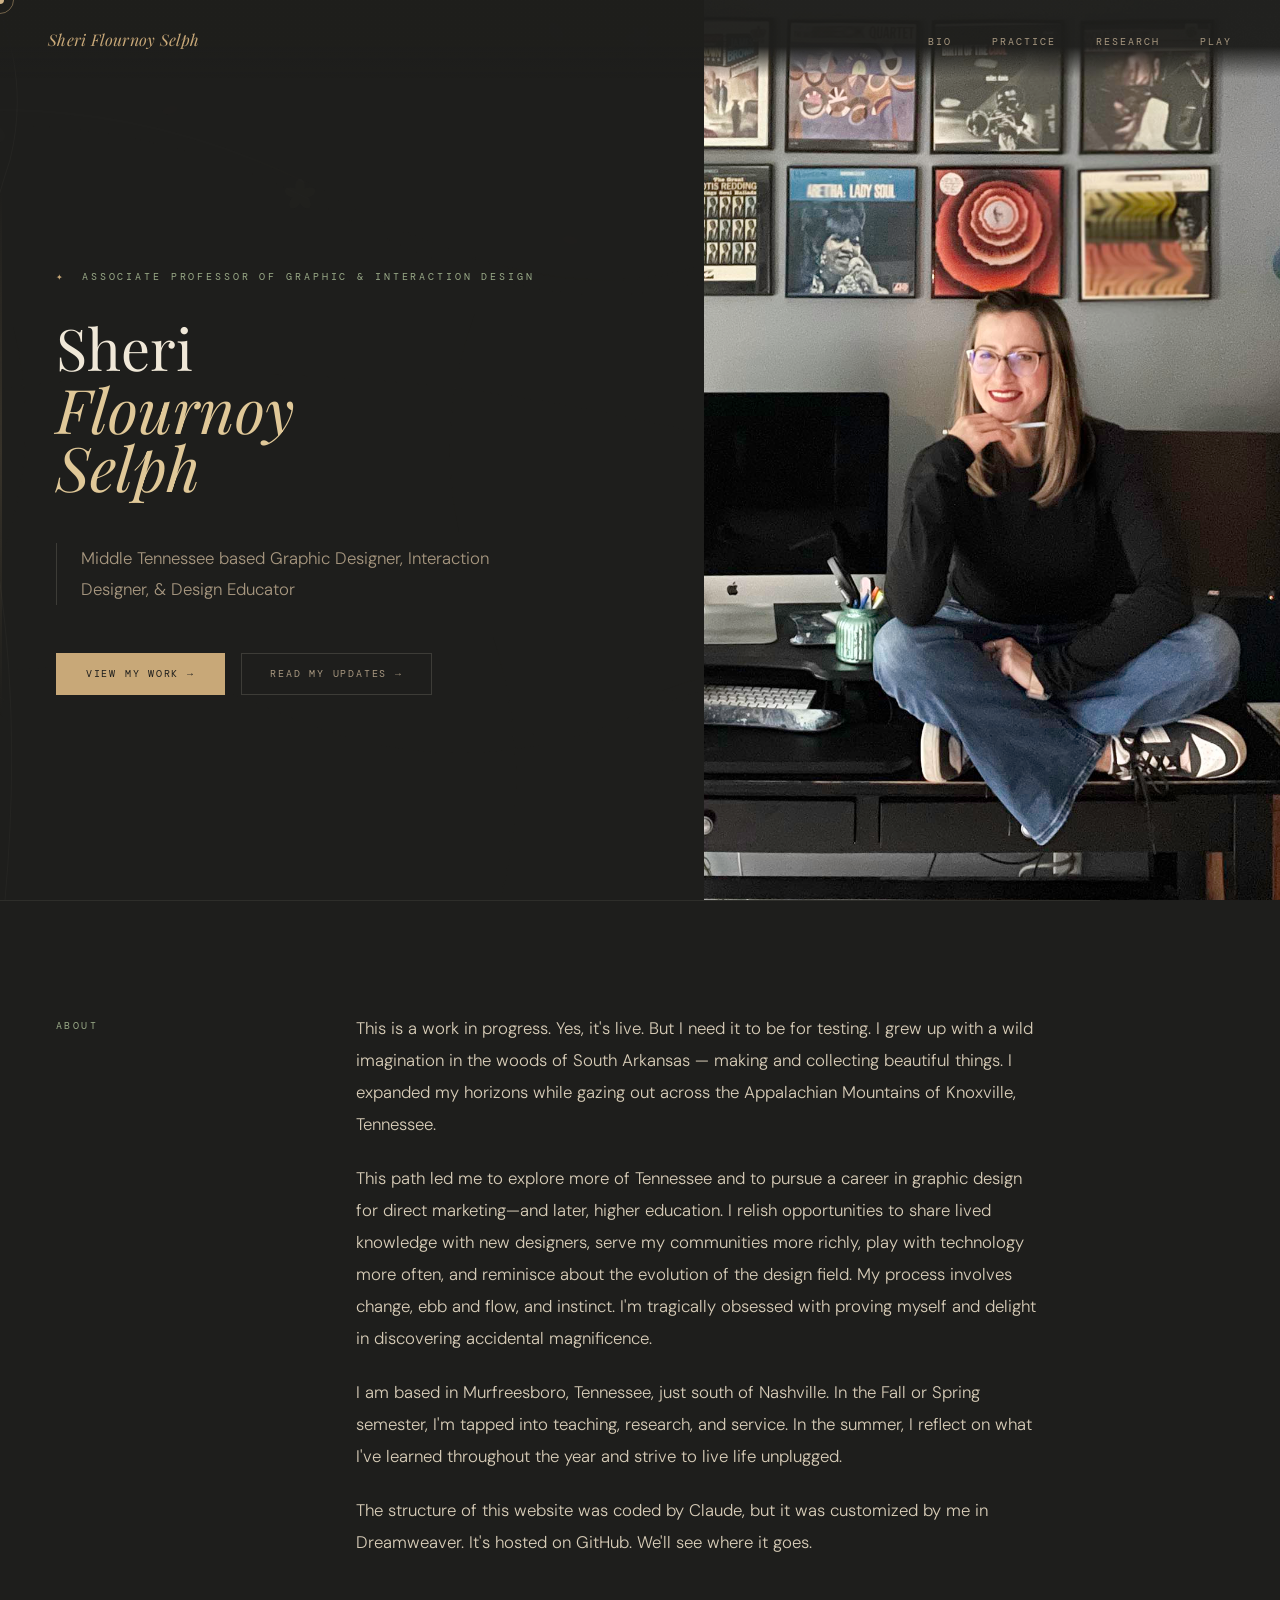
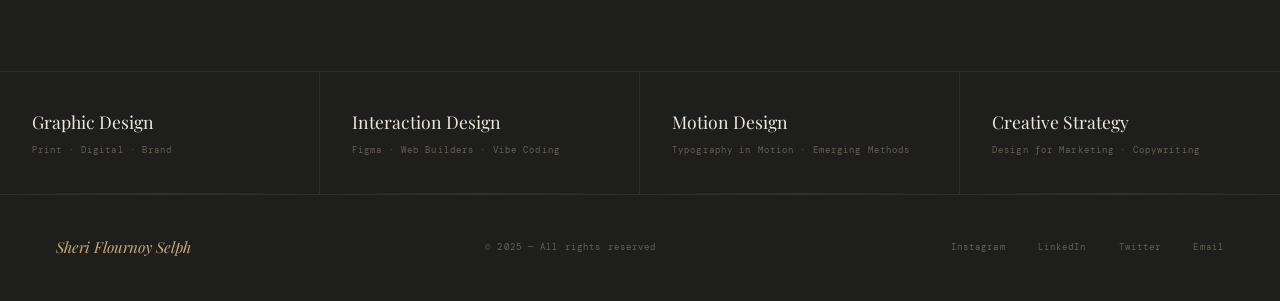
<file: index.html>
<!DOCTYPE html>
<html lang="en">
<head>
  <meta charset="UTF-8">
  <meta name="viewport" content="width=device-width, initial-scale=1.0">
  <title>Sheri Flournoy Selph</title>

  <!-- Fonts -->
  <link rel="preconnect" href="https://fonts.googleapis.com">
  <link href="https://fonts.googleapis.com/css2?family=Playfair+Display:ital,wght@0,400;0,500;1,400;1,500&family=DM+Sans:wght@300;400&family=DM+Mono:wght@300;400&display=swap" rel="stylesheet">

  <!-- Styles -->
  <link rel="stylesheet" href="css/main.css">
</head>
<body>

  <!-- Custom cursor -->
  <div id="cursor"></div>
  <div id="cursor-ring"></div>

  <!-- Botanical SVG background overlay -->
  <img id="botanical-bg" src="assets/svg/botanical-bg.svg" aria-hidden="true" alt="">

  <!-- ── NAVIGATION ── -->
  <nav>
    <a class="nav-logo" onclick="showPage('bio')">Sheri Flournoy Selph</a>
    <ul class="nav-links">
      <li><a onclick="showPage('bio')">Bio</a></li>
      <li><a onclick="showPage('portfolio')">practice</a></li>
      <li><a onclick="showPage('blog')">research</a></li>
      <li><a onclick="showPage('motion')">play</a></li>
    </ul>
  </nav>

  <!-- ══════════════════════════════
       BIO PAGE
  ══════════════════════════════ -->
  <section id="bio" class="page active">

    <div class="bio-hero">
      <div class="bio-left">
		  
        <p class="bio-eyebrow">associate professor of Graphic &amp; interaction design</p>
        <h1 class="bio-name">
          Sheri
          <em class="bio-name-second">Flournoy</em>
          <span class="bio-name-last">Selph</span>
        </h1>
        <p class="bio-tagline">
        Middle Tennessee based Graphic Designer, Interaction Designer, &amp; Design Educator&nbsp;&nbsp;</p>
        <div class="bio-actions">
          <button class="btn-primary" onclick="showPage('portfolio')">View my work →</button>
          <button class="btn-secondary" onclick="showPage('blog')">read my updates →</button>
        </div>
      </div>

      <div class="bio-right">
        <canvas id="bio-canvas"></canvas>
        <img
          src="assets/images/sheri-desk.jpg"
          alt="Sheri Flournoy Selph"
        >
      </div>
    </div>

    <div class="bio-about">
      <div>
        <p class="section-label">About</p>
      </div>
      <div class="about-body">
<p>This is a work in progress. Yes, it's live. But I need it to be for testing.
  I grew up with a wild imagination in the woods of South Arkansas — making and collecting beautiful things. I expanded my horizons while gazing out across the Appalachian Mountains of Knoxville, Tennessee.</p>
<p>This path led me to explore more of Tennessee and to pursue a career in graphic design for direct marketing—and later, higher education. I relish opportunities to share lived knowledge with new designers, serve my communities more richly, play with technology more often, and reminisce about the evolution of the design field. My process involves change, ebb and flow, and instinct. I'm tragically obsessed with proving myself and   delight in discovering accidental magnificence.</p>
<p>
I am based in Murfreesboro, Tennessee, just south of Nashville. In the Fall or Spring semester, I'm tapped into teaching, research, and service. In the summer, I reflect on what I've learned throughout the year and strive to live life unplugged.</p>
<p>The structure of this website was coded by Claude, but it was customized by me in Dreamweaver. It's hosted on GitHub. We'll see where it goes.</p>
      </div>
    </div>

    <div class="skills-strip">
      <div class="skill-cell">
        <div class="skill-name">Graphic Design</div>
        <div class="skill-sub">Print · Digital · Brand</div>
      </div>
      <div class="skill-cell">
        <div class="skill-name">Interaction Design</div>
        <div class="skill-sub">Figma · Web Builders · Vibe Coding</div>
      </div>
      <div class="skill-cell">
        <div class="skill-name">Motion Design</div>
        <div class="skill-sub">Typography in Motion · Emerging Methods</div>
      </div>
      <div class="skill-cell">
        <div class="skill-name">Creative Strategy</div>
        <div class="skill-sub">Design for Marketing · Copywriting</div>
      </div>
    </div>

  </section>

  <!-- ══════════════════════════════
       PORTFOLIO PAGE
  ══════════════════════════════ -->
  <section id="portfolio" class="page">
    <div class="portfolio-wrap">
      <div class="page-header">
        <h2 class="page-title">Selected<br><em>work &amp; projects</em></h2>
        <p class="page-intro">Six projects that best represent the range, depth, and intention behind the work. Replace titles, descriptions, and tags to make these your own.</p>
      </div>
      <div class="projects-grid" id="projects-grid"></div>
    </div>
  </section>

  <!-- ══════════════════════════════
       BLOG / NEWSLETTER PAGE
  ══════════════════════════════ -->
  <section id="blog" class="page">
    <div class="blog-wrap">
      <div class="page-header">
        <h2 class="page-title">Writing &amp;<br><em>the newsletter</em></h2>
        <p class="page-intro">Ideas, process notes, and essays sent monthly. A space to think without the algorithm.</p>
      </div>

      <div class="newsletter-block">
        <p class="nl-eyebrow">Monthly dispatch</p>
        <h3 class="nl-title">Join the <em>letter</em></h3>
        <p class="nl-desc">Once a month: a personal dispatch on craft, process, and the ideas shaping how I work. No noise. Just honest writing.</p>
        <div class="nl-form">
          <input id="nl-email" class="nl-input" type="email" placeholder="your@email.com">
          <button class="nl-btn" onclick="subscribe()">Subscribe</button>
        </div>
        <p class="nl-note" id="nl-msg">No spam. Unsubscribe anytime.</p>
      </div>

      <div class="posts-grid" id="posts-grid"></div>
    </div>
  </section>

  <!-- ══════════════════════════════
       MOTION PAGE
  ══════════════════════════════ -->
  <section id="motion" class="page">
    <div class="motion-wrap">
      <div class="page-header">
        <h2 class="page-title">Experimental<br><em>motion studies</em></h2>
        <p class="page-intro">Four coded pieces exploring the boundary between the digital and the organic — systems that breathe, grow, and respond.</p>
      </div>

      <div class="motion-grid">
        <div class="motion-card">
          <div class="motion-canvas-wrap"><canvas id="m1"></canvas></div>
          <div class="motion-label">
            <span class="motion-title">Botanical Growth</span>
            <span class="motion-meta">01 — generative</span>
          </div>
        </div>
        <div class="motion-card">
          <div class="motion-canvas-wrap"><canvas id="m2"></canvas></div>
          <div class="motion-label">
            <span class="motion-title">Petal Diffusion</span>
            <span class="motion-meta">02 — reaction–diffusion</span>
          </div>
        </div>
        <div class="motion-card">
          <div class="motion-canvas-wrap"><canvas id="m3"></canvas></div>
          <div class="motion-label">
            <span class="motion-title">Mycelium Network</span>
            <span class="motion-meta">03 — particle graph</span>
          </div>
        </div>
        <div class="motion-card">
          <div class="motion-canvas-wrap"><canvas id="m4"></canvas></div>
          <div class="motion-label">
            <span class="motion-title">Cellular Membrane</span>
            <span class="motion-meta">04 — voronoi flow</span>
          </div>
        </div>
      </div>
    </div>
  </section>

  <!-- ── FOOTER ── -->
  <footer>
    <span class="footer-name">Sheri Flournoy Selph</span>
    <span class="footer-copy">© 2025 — All rights reserved</span>
    <div class="footer-links">
      <a href="https://www.instagram.com/selph.work" target="_blank">Instagram</a>
      <a href="#">LinkedIn</a>
      <a href="#">Twitter</a>
      <a href="#">Email</a>
    </div>
  </footer>

  <!-- Scripts — order matters: nav first, then feature modules -->
  <script src="js/nav.js"></script>
  <script src="js/bio.js"></script>
  <script src="js/portfolio.js"></script>
  <script src="js/blog.js"></script>
  <script src="js/motion.js"></script>

</body>
</html>
</file>
<file: css/main.css>
/* ============================================================
   sheri-flournoy-selph — main.css
   ============================================================ */

/* ── TOKENS ── */
:root {
  --bg:       #1e1e1c;
  --bg2:      #252523;
  --bg3:      #2c2c29;
  --bg4:      #323230;
  --cream:    #f0e8d8;
  --cream2:   #d8cdb8;
  --cream3:   #a89880;
  --cream4:   #6a5e4e;
  --moss:     #4a5240;
  --moss2:    #3a4232;
  --sage:     #7a8a6a;
  --sage2:    #9aaa88;
  --petal:    #c8a878;
  --petal2:   #e0c898;
  --petal3:   rgba(200,168,120,0.15);
  --border:   rgba(240,232,216,0.08);
  --border2:  rgba(240,232,216,0.15);
  --serif:    'Playfair Display', Georgia, serif;
  --sans:     'DM Sans', sans-serif;
  --mono:     'DM Mono', monospace;
}

/* ── RESET ── */
*, *::before, *::after { box-sizing: border-box; margin: 0; padding: 0; }
html { scroll-behavior: smooth; }

body {
  background: var(--bg);
  color: var(--cream);
  font-family: var(--sans);
  font-size: 16px;
  line-height: 1.7;
  overflow-x: hidden;
  cursor: none;
}

/* ── CUSTOM CURSOR ── */
#cursor {
  position: fixed;
  width: 8px; height: 8px;
  background: var(--petal);
  border-radius: 50%;
  pointer-events: none;
  z-index: 9999;
  transform: translate(-50%,-50%);
  transition: width 0.2s, height 0.2s, background 0.2s;
  mix-blend-mode: screen;
}
#cursor-ring {
  position: fixed;
  width: 28px; height: 28px;
  border: 1px solid rgba(200,168,120,0.5);
  border-radius: 50%;
  pointer-events: none;
  z-index: 9998;
  transform: translate(-50%,-50%);
  transition: all 0.12s ease;
}
body:hover #cursor { opacity: 1; }

/* ── BOTANICAL SVG OVERLAY ── */
#botanical-bg {
  position: fixed;
  inset: 0;
  width: 100%; height: 100%;
  pointer-events: none;
  z-index: 0;
  opacity: 0.04;
}

/* ── NAV ── */
nav {
  position: fixed;
  top: 0; left: 0; right: 0;
  z-index: 100;
  display: flex;
  align-items: center;
  justify-content: space-between;
  padding: 1.6rem 3rem;
  background: linear-gradient(to bottom, rgba(30,30,28,0.97) 60%, transparent);
}
.nav-logo {
  font-family: var(--serif);
  font-size: 1rem;
  font-style: italic;
  color: var(--petal);
  text-decoration: none;
  letter-spacing: 0.02em;
  cursor: none;
}
.nav-links {
  display: flex;
  gap: 2.5rem;
  list-style: none;
  align-items: center;
}
.nav-links a {
  font-family: var(--mono);
  font-size: 0.62rem;
  letter-spacing: 0.2em;
  text-transform: uppercase;
  color: var(--cream3);
  text-decoration: none;
  transition: color 0.3s;
  cursor: none;
  position: relative;
}
.nav-links a::after {
  content: '';
  position: absolute;
  bottom: -3px; left: 0;
  width: 0; height: 1px;
  background: var(--petal);
  transition: width 0.3s;
}
.nav-links a:hover { color: var(--cream); }
.nav-links a:hover::after { width: 100%; }

/* ── PAGE TRANSITIONS ── */
.page { display: none; position: relative; z-index: 1; animation: revealPage 0.7s ease forwards; }
.page.active { display: block; }

@keyframes revealPage {
  from { opacity: 0; transform: translateY(20px); }
  to   { opacity: 1; transform: translateY(0); }
}

/* ============================================================
   BIO PAGE
============================================================ */
.bio-hero {
  min-height: 100vh;
  display: grid;
  grid-template-columns: 1.1fr 0.9fr;
  position: relative;
  overflow: hidden;
}
.bio-left {
  display: flex;
  flex-direction: column;
  justify-content: center;
  padding: 9rem 3rem 5rem 3.5rem;
  position: relative;
}
.bio-left::before {
  content: '';
  position: absolute;
  left: 0; top: 20%; bottom: 20%;
  width: 2px;
  background: linear-gradient(to bottom, transparent, var(--petal3), transparent);
}
.bio-eyebrow {
  font-family: var(--mono);
  font-size: 0.6rem;
  letter-spacing: 0.3em;
  text-transform: uppercase;
  color: var(--sage2);
  margin-bottom: 2rem;
  display: flex;
  align-items: center;
  gap: 1rem;
}
.bio-eyebrow::before {
  content: '✦';
  font-size: 0.5rem;
  color: var(--petal);
}
.bio-name {
  font-family: var(--serif);
  font-size: clamp(2.8rem, 4.5vw, 5rem);
  font-weight: 400;
  line-height: 1.05;
  color: var(--cream);
  margin-bottom: 0.3rem;
}
.bio-name-second {
  font-family: var(--serif);
  font-size: clamp(2.8rem, 4.8vw, 5.2rem);
  font-style: italic;
  font-weight: 400;
  color: var(--petal2);
  margin-bottom: 0;
  display: block;
  line-height: 1;
}
.bio-name-last {
  font-family: var(--serif);
  font-size: clamp(2.8rem, 4.8vw, 5.2rem);
  font-style: italic;
  font-weight: 400;
  color: var(--petal2);
  display: block;
  margin-top: -0.05em;
  margin-bottom: 2.5rem;
  line-height: 1;
}
.bio-tagline {
  font-family: var(--sans);
  font-size: 1.05rem;
  font-weight: 300;
  color: var(--cream3);
  line-height: 1.85;
  max-width: 440px;
  margin-bottom: 3rem;
  border-left: 1px solid var(--border2);
  padding-left: 1.5rem;
}
.bio-actions {
  display: flex;
  gap: 1rem;
  flex-wrap: wrap;
}
.btn-primary {
  display: inline-flex;
  align-items: center;
  gap: 0.8rem;
  font-family: var(--mono);
  font-size: 0.62rem;
  letter-spacing: 0.18em;
  text-transform: uppercase;
  color: var(--bg);
  background: var(--petal);
  border: 1px solid var(--petal);
  padding: 0.85rem 1.8rem;
  cursor: none;
  transition: all 0.3s;
}
.btn-primary:hover { background: var(--petal2); border-color: var(--petal2); }
.btn-secondary {
  display: inline-flex;
  align-items: center;
  gap: 0.8rem;
  font-family: var(--mono);
  font-size: 0.62rem;
  letter-spacing: 0.18em;
  text-transform: uppercase;
  color: var(--cream3);
  background: transparent;
  border: 1px solid var(--border2);
  padding: 0.85rem 1.8rem;
  cursor: none;
  transition: all 0.3s;
}
.btn-secondary:hover { color: var(--cream); border-color: var(--cream3); }

/* Bio right panel */
.bio-right {
  position: relative;
  background: var(--bg2);
  display: flex;
  align-items: center;
  justify-content: center;
  overflow: hidden;
}
.bio-right canvas {
  position: absolute;
  inset: 0;
  width: 100%;
  height: 100%;
}
.bio-right img {
  position: absolute;
  inset: 0;
  width: 100%;
  height: 100%;
  object-fit: cover;
  object-position: center top;
  z-index: 1;
}
.bio-portrait-text {
  position: relative;
  z-index: 2;
  text-align: center;
  padding: 2rem;
}
.bio-portrait-text p {
  font-family: var(--serif);
  font-style: italic;
  font-size: 0.9rem;
  color: var(--cream4);
}

/* About section */
.bio-about {
  padding: 7rem 3.5rem;
  display: grid;
  grid-template-columns: 220px 1fr;
  gap: 5rem;
  max-width: 1100px;
  border-top: 1px solid var(--border);
}
.section-label {
  font-family: var(--mono);
  font-size: 0.6rem;
  letter-spacing: 0.25em;
  text-transform: uppercase;
  color: var(--sage2);
  padding-top: 0.3rem;
}
.about-body {
  font-family: var(--sans);
  font-size: 1.05rem;
  font-weight: 300;
  color: var(--cream2);
  line-height: 1.9;
}
.about-body p + p { margin-top: 1.4rem; }
.about-body strong { color: var(--cream); font-weight: 400; }

/* Skills strip */
.skills-strip {
  display: grid;
  grid-template-columns: repeat(4, 1fr);
  border-top: 1px solid var(--border);
}
.skill-cell {
  padding: 2.2rem 2rem;
  border-right: 1px solid var(--border);
  position: relative;
  overflow: hidden;
}
.skill-cell:last-child { border-right: none; }
.skill-cell::after {
  content: '';
  position: absolute;
  bottom: 0; left: 0; right: 0;
  height: 1px;
  background: linear-gradient(to right, transparent, var(--petal3), transparent);
}
.skill-name {
  font-family: var(--serif);
  font-size: 1.1rem;
  color: var(--cream);
  margin-bottom: 0.4rem;
}
.skill-sub {
  font-family: var(--mono);
  font-size: 0.58rem;
  letter-spacing: 0.12em;
  color: var(--cream4);
}

/* ============================================================
   PORTFOLIO PAGE
============================================================ */
.portfolio-wrap {
  padding: 9rem 3.5rem 7rem;
  max-width: 1200px;
  margin: 0 auto;
}
.page-header {
  margin-bottom: 5rem;
  display: grid;
  grid-template-columns: 1fr 320px;
  gap: 4rem;
  align-items: end;
}
.page-title {
  font-family: var(--serif);
  font-size: clamp(2.5rem, 4vw, 4.2rem);
  font-weight: 400;
  line-height: 1.1;
  color: var(--cream);
}
.page-title em { font-style: italic; color: var(--petal2); }
.page-intro {
  font-family: var(--sans);
  font-size: 0.9rem;
  font-weight: 300;
  color: var(--cream3);
  line-height: 1.8;
}
.projects-grid {
  display: grid;
  grid-template-columns: repeat(3, 1fr);
  gap: 1.5px;
  background: var(--border);
}
.project-card {
  background: var(--bg);
  overflow: hidden;
  cursor: none;
  transition: background 0.35s;
  position: relative;
}
.project-card:hover { background: var(--bg2); }
.project-thumb {
  height: 210px;
  position: relative;
  overflow: hidden;
  background: var(--bg3);
}
.project-thumb canvas { width: 100%; height: 100%; display: block; }
.project-num {
  position: absolute;
  top: 1rem; right: 1rem;
  font-family: var(--mono);
  font-size: 0.55rem;
  color: var(--cream4);
  letter-spacing: 0.15em;
}
.project-body { padding: 1.5rem 1.5rem 1rem; border-top: 1px solid var(--border); }
.project-tag {
  font-family: var(--mono);
  font-size: 0.55rem;
  letter-spacing: 0.2em;
  text-transform: uppercase;
  color: var(--sage2);
  margin-bottom: 0.5rem;
}
.project-title {
  font-family: var(--serif);
  font-size: 1.15rem;
  font-weight: 400;
  color: var(--cream);
  margin-bottom: 0.6rem;
  line-height: 1.3;
}
.project-desc {
  font-size: 0.82rem;
  font-weight: 300;
  color: var(--cream3);
  line-height: 1.7;
}
.project-foot {
  display: flex;
  justify-content: space-between;
  align-items: center;
  padding: 0.9rem 1.5rem;
  border-top: 1px solid var(--border);
}
.project-year { font-family: var(--mono); font-size: 0.58rem; color: var(--cream4); }
.project-arrow { color: var(--petal); font-size: 0.9rem; transition: transform 0.3s; }
.project-card:hover .project-arrow { transform: translateX(5px); }

/* ============================================================
   BLOG PAGE
============================================================ */
.blog-wrap {
  padding: 9rem 3.5rem 7rem;
  max-width: 1200px;
  margin: 0 auto;
}
.newsletter-block {
  background: var(--bg2);
  border: 1px solid var(--border2);
  padding: 4rem 4rem 3.5rem;
  margin-bottom: 5rem;
  position: relative;
  overflow: hidden;
}
.newsletter-block::before {
  content: '❧';
  position: absolute;
  right: 3rem; bottom: 2rem;
  font-size: 5rem;
  color: var(--border);
  transform: rotate(-15deg);
  pointer-events: none;
}
.newsletter-block::after {
  content: '❧';
  position: absolute;
  left: 2rem; top: 2rem;
  font-size: 2.5rem;
  color: var(--border);
  transform: rotate(170deg) scaleX(-1);
  pointer-events: none;
}
.nl-eyebrow {
  font-family: var(--mono);
  font-size: 0.6rem;
  letter-spacing: 0.25em;
  text-transform: uppercase;
  color: var(--sage2);
  margin-bottom: 1rem;
}
.nl-title {
  font-family: var(--serif);
  font-size: 2.4rem;
  font-weight: 400;
  color: var(--cream);
  margin-bottom: 0.8rem;
  line-height: 1.2;
}
.nl-title em { font-style: italic; color: var(--petal2); }
.nl-desc {
  font-size: 0.95rem;
  font-weight: 300;
  color: var(--cream3);
  max-width: 500px;
  margin-bottom: 2rem;
  line-height: 1.8;
}
.nl-form { display: flex; max-width: 460px; }
.nl-input {
  flex: 1;
  background: var(--bg);
  border: 1px solid var(--border2);
  border-right: none;
  color: var(--cream);
  font-family: var(--mono);
  font-size: 0.7rem;
  padding: 0.85rem 1.2rem;
  outline: none;
  letter-spacing: 0.05em;
  transition: border-color 0.3s;
}
.nl-input:focus { border-color: var(--petal); }
.nl-input::placeholder { color: var(--cream4); }
.nl-btn {
  background: var(--petal);
  border: 1px solid var(--petal);
  color: var(--bg);
  font-family: var(--mono);
  font-size: 0.62rem;
  letter-spacing: 0.15em;
  text-transform: uppercase;
  padding: 0.85rem 1.5rem;
  cursor: none;
  transition: all 0.3s;
  white-space: nowrap;
}
.nl-btn:hover { background: var(--petal2); border-color: var(--petal2); }
.nl-note {
  font-family: var(--mono);
  font-size: 0.58rem;
  color: var(--cream4);
  margin-top: 0.8rem;
  letter-spacing: 0.1em;
}
.posts-grid {
  display: grid;
  grid-template-columns: repeat(3, 1fr);
  gap: 1.5px;
  background: var(--border);
}
.post-card {
  background: var(--bg);
  padding: 2rem;
  cursor: none;
  transition: background 0.3s;
  position: relative;
}
.post-card:hover { background: var(--bg2); }
.post-card::before {
  content: '';
  position: absolute;
  top: 0; left: 0; right: 0;
  height: 2px;
  background: linear-gradient(to right, transparent, var(--petal3), transparent);
  opacity: 0;
  transition: opacity 0.3s;
}
.post-card:hover::before { opacity: 1; }
.post-date { font-family: var(--mono); font-size: 0.58rem; color: var(--cream4); letter-spacing: 0.12em; margin-bottom: 1rem; }
.post-title { font-family: var(--serif); font-size: 1.2rem; font-weight: 400; line-height: 1.35; color: var(--cream); margin-bottom: 0.7rem; }
.post-excerpt { font-size: 0.83rem; font-weight: 300; color: var(--cream3); line-height: 1.75; margin-bottom: 1.5rem; }
.post-read { font-family: var(--mono); font-size: 0.6rem; letter-spacing: 0.15em; text-transform: uppercase; color: var(--petal); }

/* ============================================================
   MOTION PAGE
============================================================ */
.motion-wrap {
  padding: 9rem 3.5rem 7rem;
  max-width: 1400px;
  margin: 0 auto;
}
.motion-grid {
  display: grid;
  grid-template-columns: 1fr 1fr;
  gap: 1.5px;
  background: var(--border);
}
.motion-card { background: var(--bg); overflow: hidden; }
.motion-canvas-wrap { width: 100%; height: 380px; overflow: hidden; position: relative; }
.motion-canvas-wrap canvas { width: 100%; height: 100%; display: block; }
.motion-label {
  padding: 1.4rem 2rem;
  border-top: 1px solid var(--border);
  display: flex;
  justify-content: space-between;
  align-items: center;
}
.motion-title { font-family: var(--serif); font-size: 1rem; color: var(--cream); }
.motion-meta { font-family: var(--mono); font-size: 0.58rem; color: var(--cream4); letter-spacing: 0.12em; }

/* ── FOOTER ── */
footer {
  border-top: 1px solid var(--border);
  padding: 2.5rem 3.5rem;
  display: flex;
  justify-content: space-between;
  align-items: center;
  position: relative;
  z-index: 1;
}
.footer-name { font-family: var(--serif); font-style: italic; font-size: 0.95rem; color: var(--petal); }
.footer-copy { font-family: var(--mono); font-size: 0.58rem; color: var(--cream4); letter-spacing: 0.12em; }
.footer-links { display: flex; gap: 2rem; }
.footer-links a {
  font-family: var(--mono);
  font-size: 0.58rem;
  letter-spacing: 0.12em;
  color: var(--cream4);
  text-decoration: none;
  cursor: none;
  transition: color 0.3s;
}
.footer-links a:hover { color: var(--petal); }

/* ============================================================
   RESPONSIVE — TABLET (≤ 900px)
============================================================ */
@media (max-width: 900px) {
  nav { padding: 1.2rem 1.5rem; }
  .nav-links { gap: 1.5rem; }

  .bio-hero { grid-template-columns: 1fr; min-height: auto; }
  .bio-right { height: 320px; }
  .bio-left { padding: 7rem 1.5rem 3rem; }

  .bio-about { grid-template-columns: 1fr; gap: 1.5rem; padding: 4rem 1.5rem; }

  .skills-strip { grid-template-columns: repeat(2, 1fr); }
  .skill-cell:nth-child(2) { border-right: none; }

  .portfolio-wrap { padding: 7rem 1.5rem 5rem; }
  .page-header { grid-template-columns: 1fr; gap: 1.5rem; margin-bottom: 3rem; }
  .projects-grid { grid-template-columns: repeat(2, 1fr); }

  .blog-wrap { padding: 7rem 1.5rem 5rem; }
  .newsletter-block { padding: 2.5rem 1.5rem 2rem; }
  .posts-grid { grid-template-columns: repeat(2, 1fr); }

  .motion-wrap { padding: 7rem 1.5rem 5rem; }
  .motion-grid { grid-template-columns: 1fr; }
  .motion-canvas-wrap { height: 280px; }

  footer { flex-wrap: wrap; gap: 1rem; padding: 2rem 1.5rem; }
}

/* ============================================================
   RESPONSIVE — MOBILE (≤ 580px)
============================================================ */
@media (max-width: 580px) {
  #cursor, #cursor-ring { display: none; }
  body { cursor: auto; }
  .btn-primary, .btn-secondary,
  .nav-links a, .project-card,
  .post-card, .nl-btn { cursor: pointer; }

  nav { padding: 1rem 1.2rem; }
  .nav-logo { font-size: 0.85rem; }
  .nav-links { gap: 1rem; }
  .nav-links a { font-size: 0.58rem; letter-spacing: 0.12em; }

  .bio-left { padding: 6rem 1.2rem 2.5rem; }
  .bio-right { height: 460px; }
  .bio-tagline { font-size: 0.95rem; }
  .bio-actions { flex-direction: column; }
  .btn-primary, .btn-secondary { justify-content: center; }

  .bio-about { padding: 3rem 1.2rem; }

  .skills-strip { grid-template-columns: 1fr; }
  .skill-cell { border-right: none; }

  .portfolio-wrap,
  .blog-wrap,
  .motion-wrap { padding: 6rem 1.2rem 4rem; }

  .page-title { font-size: clamp(2rem, 8vw, 3rem); }
  .page-header { margin-bottom: 2rem; }

  .projects-grid { grid-template-columns: 1fr; }
  .project-thumb { height: 180px; }

  .newsletter-block { padding: 2rem 1.2rem 1.5rem; }
  .nl-title { font-size: 1.8rem; }
  .nl-form { flex-direction: column; max-width: 100%; }
  .nl-input { border-right: 1px solid var(--border2); border-bottom: none; }
  .nl-btn { border-top: none; text-align: center; padding: 0.85rem; }

  .posts-grid { grid-template-columns: 1fr; }

  .motion-canvas-wrap { height: 220px; }

  footer { flex-direction: column; align-items: flex-start; gap: 0.8rem; padding: 1.5rem 1.2rem; }
  .footer-links { flex-wrap: wrap; gap: 1.2rem; }
}

/* ============================================================
   SUB-PAGES — project detail & post detail
============================================================ */
.subpage-wrap {
  max-width: 860px;
  margin: 0 auto;
  padding: 8rem 3.5rem 7rem;
}

.subpage-back {
  display: inline-flex;
  align-items: center;
  gap: 0.5rem;
  font-family: var(--mono);
  font-size: 0.62rem;
  letter-spacing: 0.18em;
  text-transform: uppercase;
  color: var(--cream3);
  background: transparent;
  border: none;
  cursor: pointer;
  padding: 0;
  margin-bottom: 3.5rem;
  transition: color 0.3s;
}
.subpage-back:hover { color: var(--petal); }

.subpage-header {
  margin-bottom: 3rem;
  border-left: 2px solid var(--petal3);
  padding-left: 1.5rem;
}

.subpage-eyebrow {
  font-family: var(--mono);
  font-size: 0.62rem;
  letter-spacing: 0.22em;
  text-transform: uppercase;
  color: var(--sage2);
  margin-bottom: 0.8rem;
}

.subpage-title {
  font-family: var(--serif);
  font-size: clamp(2rem, 4vw, 3.5rem);
  font-weight: 400;
  line-height: 1.15;
  color: var(--cream);
}

/* Project sub-page: full-width animated canvas */
.subpage-thumb-full {
  width: 100%;
  height: 320px;
  margin-bottom: 4rem;
  position: relative;
  overflow: hidden;
  background: var(--bg3);
}
.subpage-canvas {
  width: 100%;
  height: 100%;
  display: block;
}

/* Body text for both project and post sub-pages */
.subpage-body {
  font-family: var(--sans);
  font-size: 1.08rem;
  font-weight: 300;
  color: var(--cream2);
  line-height: 1.95;
  margin-bottom: 4rem;
}
.subpage-body p + p { margin-top: 1.5rem; }
.subpage-body strong { color: var(--cream); font-weight: 400; }
.subpage-body h2 {
  font-family: var(--serif);
  font-size: 1.6rem;
  font-weight: 400;
  color: var(--cream);
  margin: 2.5rem 0 1rem;
}
.subpage-body blockquote {
  border-left: 2px solid var(--petal3);
  padding-left: 1.5rem;
  margin: 2rem 0;
  font-style: italic;
  color: var(--cream3);
}

/* Post-specific: divider line */
.post-divider {
  height: 1px;
  background: linear-gradient(to right, var(--petal3), transparent);
  margin-bottom: 3rem;
}

/* Post body: slightly larger leading */
.post-body { font-size: 1.12rem; line-height: 2; }

/* In-post subscribe CTA */
.post-subscribe-cta {
  background: var(--bg2);
  border: 1px solid var(--border2);
  padding: 2.5rem 3rem;
  margin-bottom: 3rem;
  position: relative;
  overflow: hidden;
}
.post-subscribe-cta::before {
  content: '❧';
  position: absolute;
  right: 1.5rem; bottom: 1rem;
  font-size: 3.5rem;
  color: var(--border);
  transform: rotate(-10deg);
  pointer-events: none;
}
.post-cta-label {
  font-family: var(--serif);
  font-size: 1.3rem;
  color: var(--cream);
  margin-bottom: 0.3rem;
}
.post-cta-desc {
  font-family: var(--sans);
  font-size: 0.88rem;
  font-weight: 300;
  color: var(--cream3);
}

.subpage-nav {
  padding-top: 2rem;
  border-top: 1px solid var(--border);
}

/* ── RESPONSIVE sub-pages ── */
@media (max-width: 900px) {
  .subpage-wrap { padding: 7rem 1.5rem 5rem; }
  .subpage-thumb-full { height: 220px; }
  .post-subscribe-cta { padding: 2rem 1.5rem; }
}
@media (max-width: 580px) {
  .subpage-wrap { padding: 6rem 1.2rem 4rem; }
  .subpage-title { font-size: clamp(1.6rem, 7vw, 2.5rem); }
  .subpage-thumb-full { height: 180px; }
  .post-subscribe-cta { padding: 1.5rem 1.2rem; }
}
</file>
